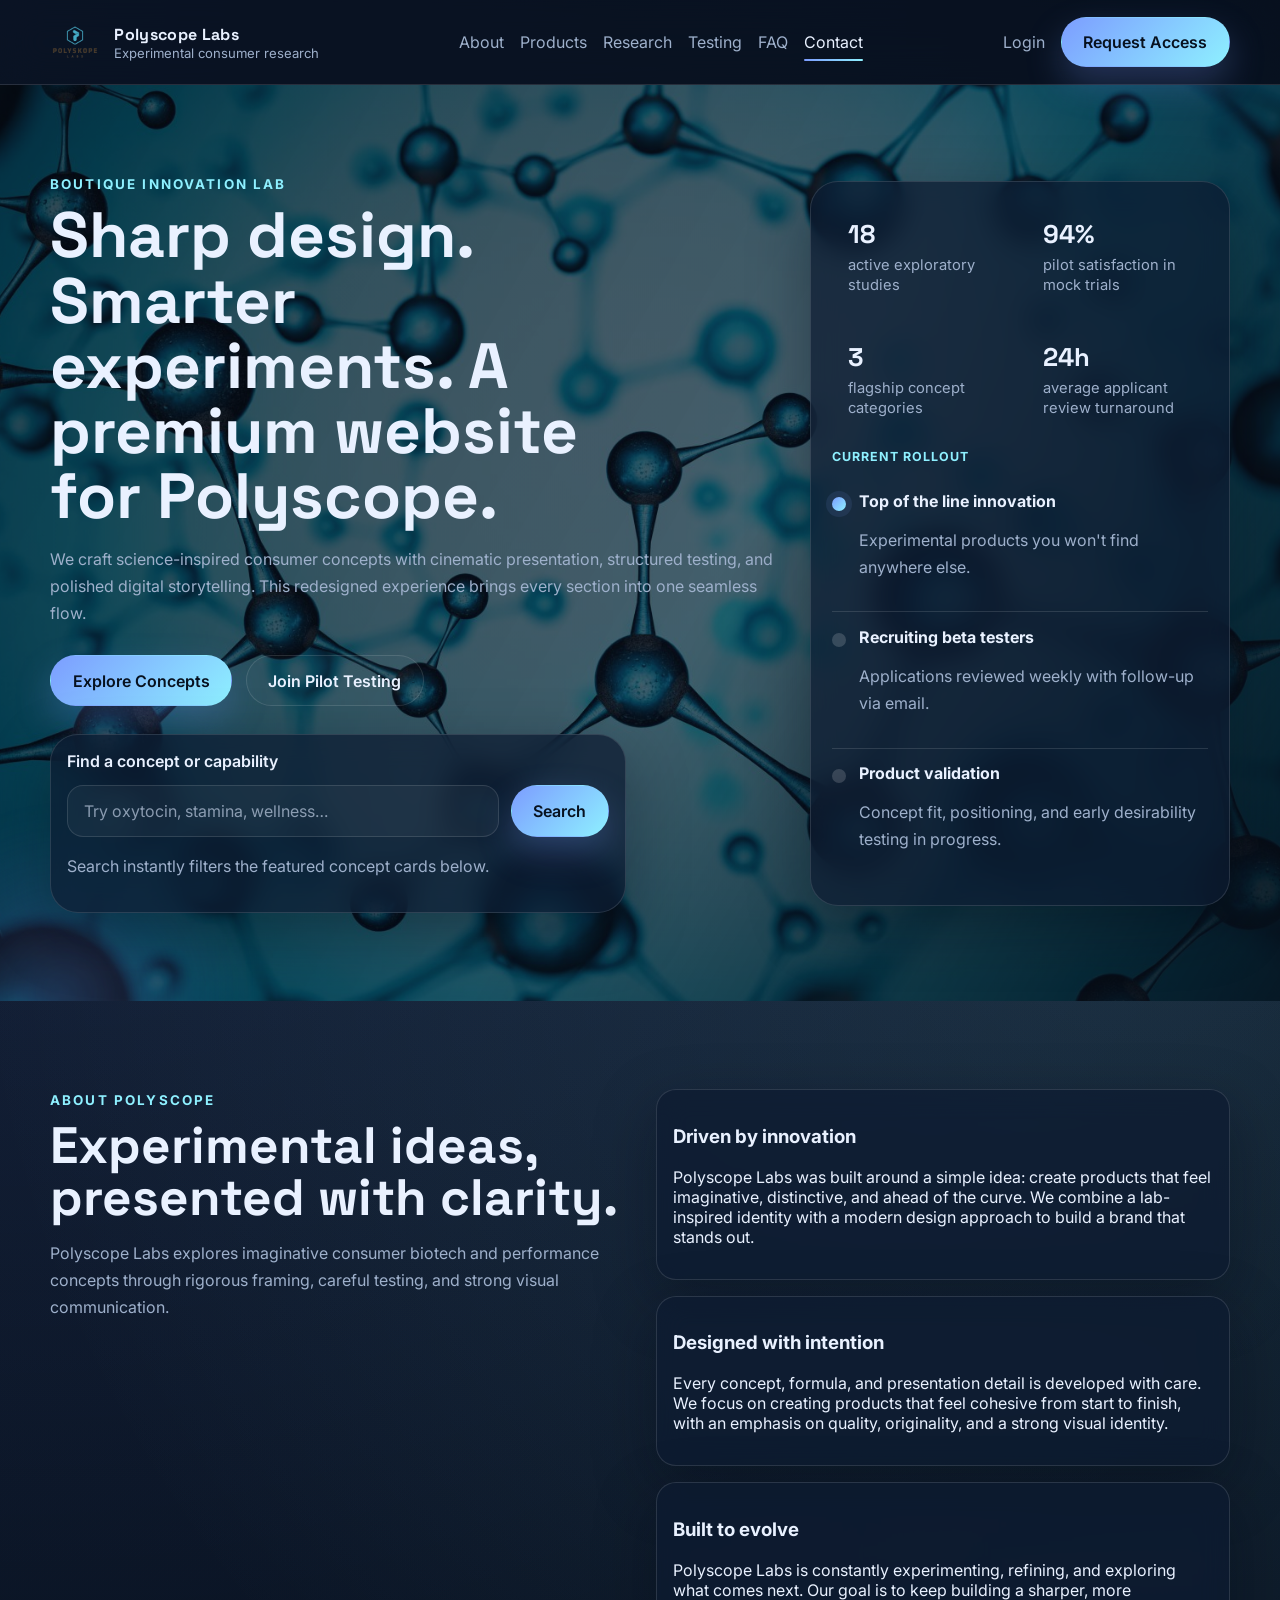
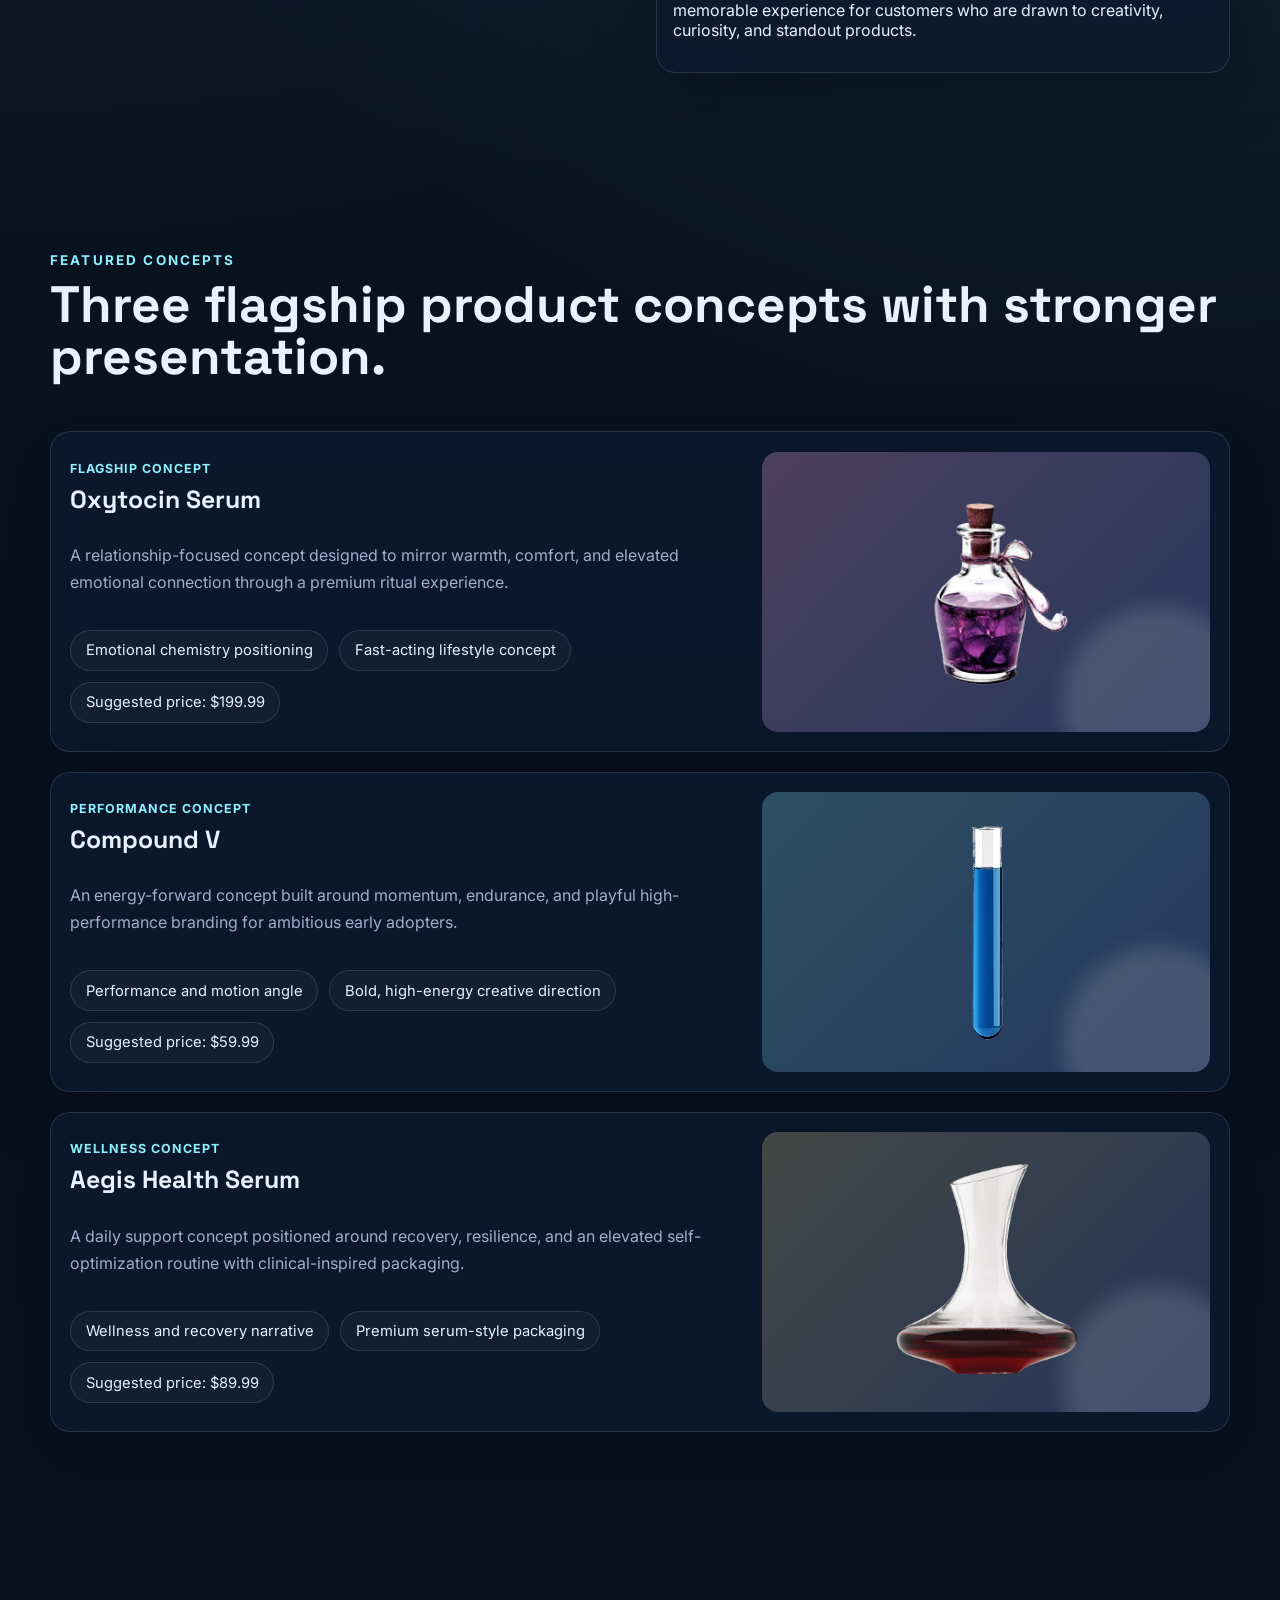
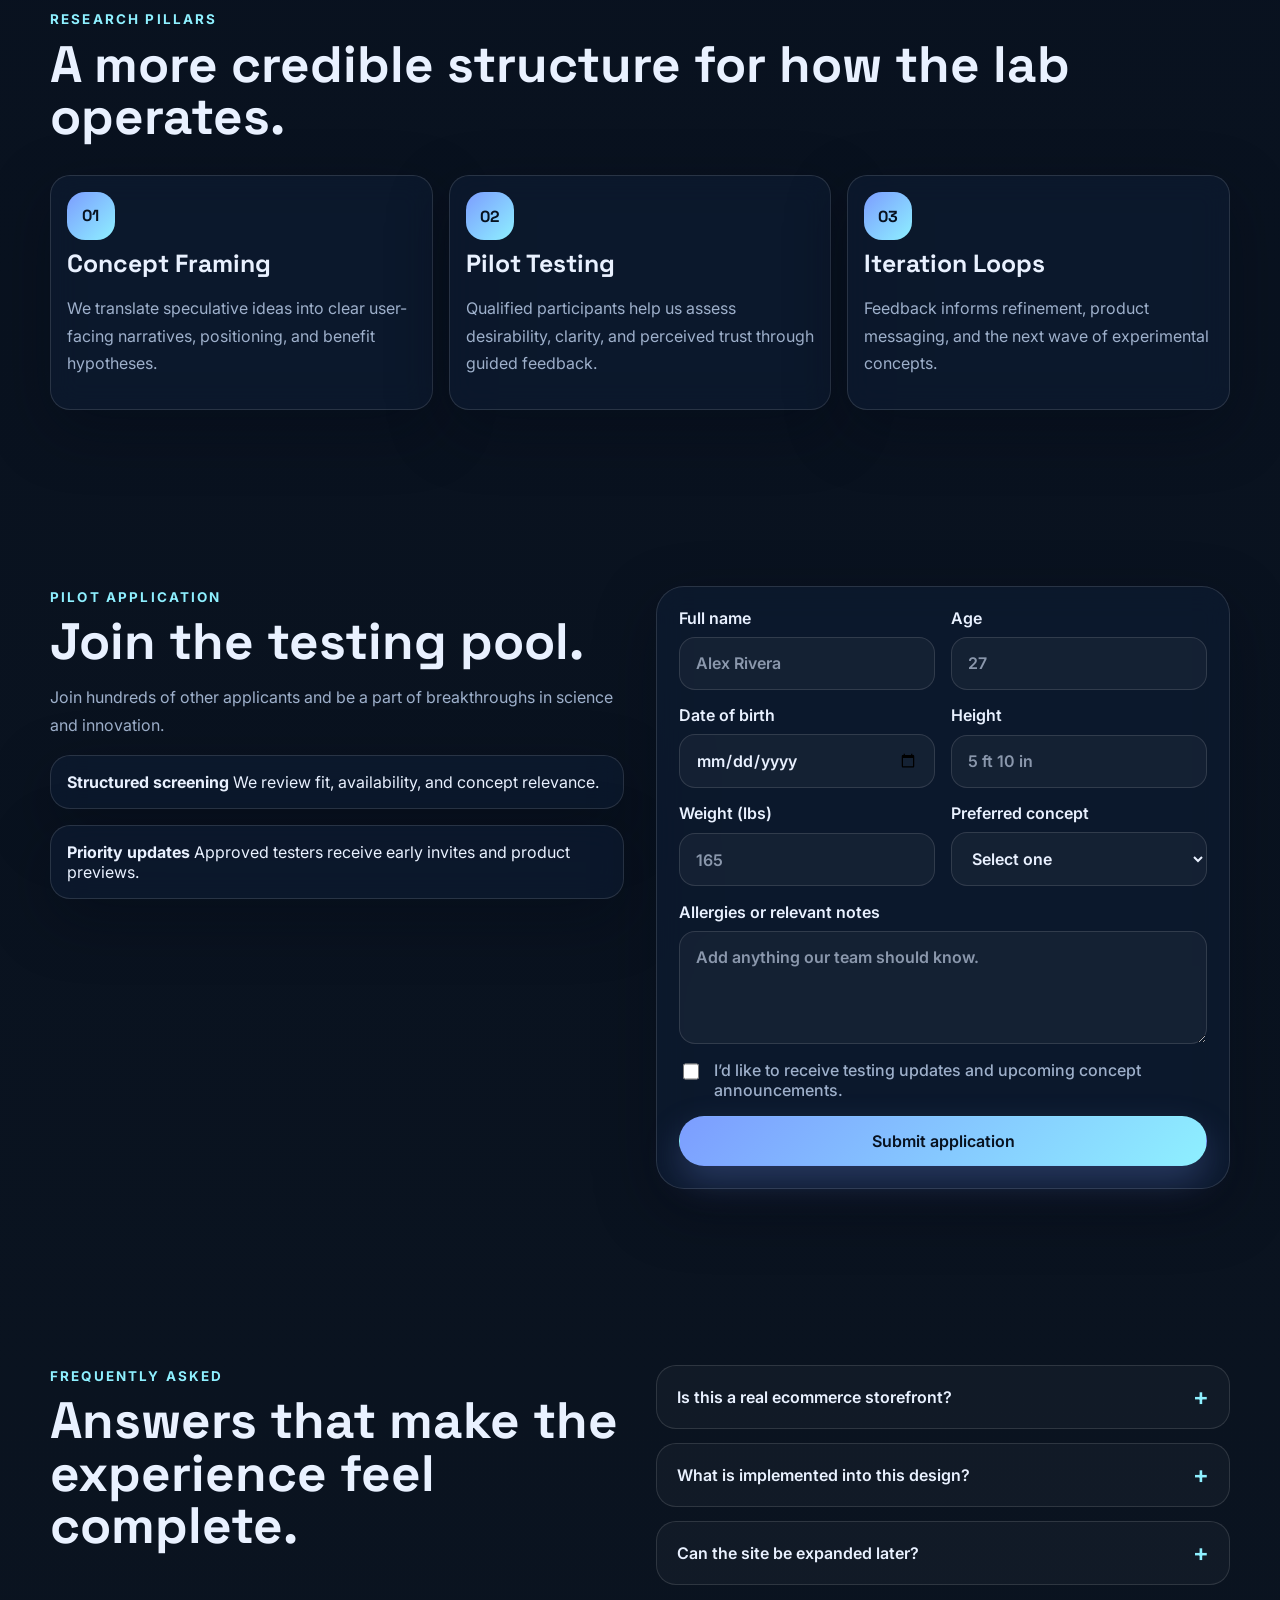
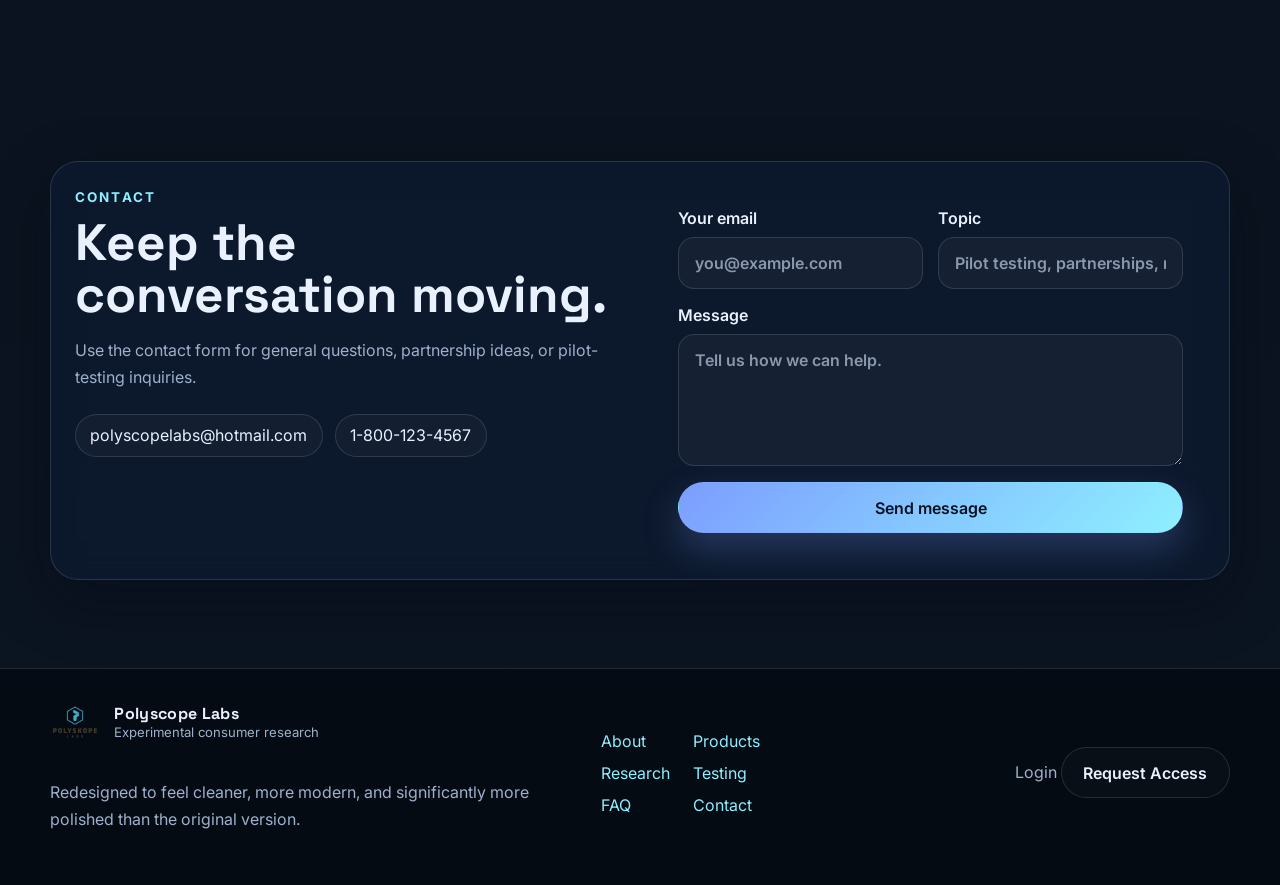
<file: index.html>
<!DOCTYPE html>
<html lang="en">

<head>
  <meta charset="UTF-8">
  <meta name="viewport" content="width=device-width, initial-scale=1.0">
  <meta name="description"
    content="Polyscope Labs builds bold experimental consumer biotech concepts with elegant product design, rigorous testing, and a premium digital experience.">
  <title>Polyscope Labs | Experimental Consumer Research</title>
  <link rel="preconnect" href="https://fonts.googleapis.com">
  <link rel="preconnect" href="https://fonts.gstatic.com" crossorigin>
  <link
    href="https://fonts.googleapis.com/css2?family=Inter:wght@400;500;600;700;800&family=Space+Grotesk:wght@500;700&display=swap"
    rel="stylesheet">
  <link rel="stylesheet" href="styles.css">
  <script src="scripts.js" defer></script>
</head>

<body class="page-home">
  <div class="site-shell">
    <header class="site-header" id="top">
      <div class="container nav-wrap">
        <a class="brand" href="index.html" aria-label="Polyscope Labs home">
          <img src="Polyscope logo.png" alt="Polyscope Labs logo">
          <div>
            <span class="brand-mark">Polyscope Labs</span>
            <span class="brand-subtitle">Experimental consumer research</span>
          </div>
        </a>

        <button class="nav-toggle" type="button" aria-expanded="false" aria-controls="site-nav">
          <span></span>
          <span></span>
          <span></span>
          <span class="sr-only">Toggle navigation</span>
        </button>

        <nav class="site-nav" id="site-nav" aria-label="Primary navigation">
          <a href="#about">About</a>
          <a href="#products">Products</a>
          <a href="#research">Research</a>
          <a href="#testing">Testing</a>
          <a href="#faq">FAQ</a>
          <a href="#contact">Contact</a>
        </nav>

        <div class="nav-actions">
          <a class="ghost-link" href="login.html">Login</a>
          <a class="button button-primary" href="register.html">Request Access</a>
        </div>
      </div>
    </header>

    <main>
      <section class="hero section-pad" id="hero">
        <div class="hero-media"></div>
        <div class="hero-grid container">
          <div class="hero-copy reveal">
            <span class="eyebrow">Boutique innovation lab</span>
            <h1>Sharp design. Smarter experiments. A premium website for Polyscope.</h1>
            <p class="hero-text">We craft science-inspired consumer concepts with cinematic presentation, structured
              testing, and polished digital storytelling. This redesigned experience brings every section into one
              seamless flow.</p>
            <div class="hero-actions">
              <a class="button button-primary" href="#products">Explore Concepts</a>
              <a class="button button-secondary" href="#testing">Join Pilot Testing</a>
            </div>
            <form class="hero-search glass-panel" id="product-search-form" novalidate>
              <label for="product-search" class="search-label">Find a concept or capability</label>
              <div class="search-row">
                <input type="search" id="product-search" placeholder="Try oxytocin, stamina, wellness…"
                  aria-label="Search products and capabilities">
                <button type="submit" class="button button-primary">Search</button>
              </div>
              <p class="search-help">Search instantly filters the featured concept cards below.</p>
            </form>
          </div>

          <aside class="hero-panel reveal reveal-delay-1 glass-panel">
            <div class="hero-stat-grid">
              <article>
                <strong>18</strong>
                <span>active exploratory studies</span>
              </article>
              <article>
                <strong>94%</strong>
                <span>pilot satisfaction in mock trials</span>
              </article>
              <article>
                <strong>3</strong>
                <span>flagship concept categories</span>
              </article>
              <article>
                <strong>24h</strong>
                <span>average applicant review turnaround</span>
              </article>
            </div>
            <div class="mini-timeline">
              <p class="timeline-title">Current rollout</p>
              <div class="timeline-item active">
                <span></span>
                <div>
                  <strong>Top of the line innovation</strong>
                  <p>Experimental products you won't find anywhere else.</p>
                </div>
              </div>
              <div class="timeline-item">
                <span></span>
                <div>
                  <strong>Recruiting beta testers</strong>
                  <p>Applications reviewed weekly with follow-up via email.</p>
                </div>
              </div>
              <div class="timeline-item">
                <span></span>
                <div>
                  <strong>Product validation</strong>
                  <p>Concept fit, positioning, and early desirability testing in progress.</p>
                </div>
              </div>
            </div>
          </aside>
        </div>
      </section>

      <section class="section-pad" id="about">
        <div class="container two-column">
          <div class="section-heading reveal">
            <span class="eyebrow">About Polyscope</span>
            <h2>Experimental ideas, presented with clarity.</h2>
            <p>Polyscope Labs explores imaginative consumer biotech and performance concepts through rigorous framing,
              careful testing, and strong visual communication.</p>
          </div>
          <div class="info-stack reveal reveal-delay-1">
            <article class="glass-card">
              <h3>Driven by innovation</h3>
              <p>Polyscope Labs was built around a simple idea: create products that feel imaginative, distinctive, and
                ahead of the curve. We combine a lab-inspired identity with a modern design approach to build a brand
                that stands out.</p>
            </article>

            <article class="glass-card">
              <h3>Designed with intention</h3>
              <p>Every concept, formula, and presentation detail is developed with care. We focus on creating products
                that feel cohesive from start to finish, with an emphasis on quality, originality, and a strong visual
                identity.</p>
            </article>

            <article class="glass-card">
              <h3>Built to evolve</h3>
              <p>Polyscope Labs is constantly experimenting, refining, and exploring what comes next. Our goal is to
                keep building a sharper, more memorable experience for customers who are drawn to creativity, curiosity,
                and standout products.</p>
            </article>
          </div>
        </div>
      </section>

      <section class="section-pad" id="products">
        <div class="container">
          <div class="section-heading section-heading-inline reveal">
            <div>
              <span class="eyebrow">Featured concepts</span>
              <h2>Three flagship product concepts with stronger presentation.</h2>
            </div>
          </div>

          <div class="product-grid">
            <article class="product-card reveal"
              data-search="oxytocin serum love bonding pheromone emotional chemistry">
              <div class="product-copy">
                <span class="product-tag">Flagship concept</span>
                <h3>Oxytocin Serum</h3>
                <p>A relationship-focused concept designed to mirror warmth, comfort, and elevated emotional connection
                  through a premium ritual experience.</p>
                <ul class="product-meta">
                  <li>Emotional chemistry positioning</li>
                  <li>Fast-acting lifestyle concept</li>
                  <li>Suggested price: $199.99</li>
                </ul>
              </div>
              <div class="product-visual accent-pink">
                <img src="love potion.png" alt="Illustration of the Oxytocin Serum product concept">
              </div>
            </article>

            <article class="product-card reveal reveal-delay-1"
              data-search="compound v speed enhancer stamina energy caffeine performance">
              <div class="product-copy">
                <span class="product-tag">Performance concept</span>
                <h3>Compound V</h3>
                <p>An energy-forward concept built around momentum, endurance, and playful high-performance branding for
                  ambitious early adopters.</p>
                <ul class="product-meta">
                  <li>Performance and motion angle</li>
                  <li>Bold, high-energy creative direction</li>
                  <li>Suggested price: $59.99</li>
                </ul>
              </div>
              <div class="product-visual accent-cyan">
                <img src="speed enhancer.png" alt="Illustration of the Compound V product concept">
              </div>
            </article>

            <article class="product-card reveal"
              data-search="health serum wellness recovery focus immunity daily support">
              <div class="product-copy">
                <span class="product-tag">Wellness concept</span>
                <h3>Aegis Health Serum</h3>
                <p>A daily support concept positioned around recovery, resilience, and an elevated self-optimization
                  routine with clinical-inspired packaging.</p>
                <ul class="product-meta">
                  <li>Wellness and recovery narrative</li>
                  <li>Premium serum-style packaging</li>
                  <li>Suggested price: $89.99</li>
                </ul>
              </div>
              <div class="product-visual accent-gold">
                <img src="health serum.png" alt="Illustration of the Aegis Health Serum product concept">
              </div>
            </article>
          </div>

          <div class="empty-state glass-panel hidden" id="search-empty-state">
            <h3>No concepts matched that search.</h3>
            <p>Try a broader term like <strong>love</strong>, <strong>energy</strong>, or <strong>wellness</strong>.</p>
          </div>
        </div>
      </section>

      <section class="section-pad" id="research">
        <div class="container">
          <div class="section-heading reveal">
            <span class="eyebrow">Research pillars</span>
            <h2>A more credible structure for how the lab operates.</h2>
          </div>

          <div class="pillar-grid">
            <article class="pillar-card reveal">
              <div class="icon-badge">01</div>
              <h3>Concept Framing</h3>
              <p>We translate speculative ideas into clear user-facing narratives, positioning, and benefit hypotheses.
              </p>
            </article>
            <article class="pillar-card reveal reveal-delay-1">
              <div class="icon-badge">02</div>
              <h3>Pilot Testing</h3>
              <p>Qualified participants help us assess desirability, clarity, and perceived trust through guided
                feedback.</p>
            </article>
            <article class="pillar-card reveal reveal-delay-2">
              <div class="icon-badge">03</div>
              <h3>Iteration Loops</h3>
              <p>Feedback informs refinement, product messaging, and the next wave of experimental concepts.
              </p>
            </article>
          </div>
        </div>
      </section>

      <section class="section-pad" id="testing">
        <div class="container testing-layout">
          <div class="section-heading reveal">
            <span class="eyebrow">Pilot application</span>
            <h2>Join the testing pool.</h2>
            <p>Join hundreds of other applicants and be a part of breakthroughs in science and innovation.</p>
            <div class="application-benefits">
              <div class="glass-card small-card">
                <strong>Structured screening</strong>
                <span>We review fit, availability, and concept relevance.</span>
              </div>
              <div class="glass-card small-card">
                <strong>Priority updates</strong>
                <span>Approved testers receive early invites and product previews.</span>
              </div>
            </div>
          </div>

          <form class="glass-panel testing-form reveal reveal-delay-1" id="testing-form" novalidate>
            <div class="form-grid">
              <label>
                Full name
                <input type="text" name="name" placeholder="Alex Rivera" required>
              </label>
              <label>
                Age
                <input type="number" name="age" min="18" max="99" placeholder="27" required>
              </label>
              <label>
                Date of birth
                <input type="date" name="dob" required>
              </label>
              <label>
                Height
                <input type="text" name="height" placeholder="5 ft 10 in" required>
              </label>
              <label>
                Weight (lbs)
                <input type="number" name="weight" min="1" placeholder="165" required>
              </label>
              <label>
                Preferred concept
                <select name="interest" required>
                  <option value="" selected disabled>Select one</option>
                  <option>Oxytocin Serum</option>
                  <option>Compound V</option>
                  <option>Aegis Health Serum</option>
                </select>
              </label>
            </div>

            <label>
              Allergies or relevant notes
              <textarea name="allergies" rows="4" placeholder="Add anything our team should know."></textarea>
            </label>

            <label class="checkbox-row">
              <input type="checkbox" name="updates">
              <span>I’d like to receive testing updates and upcoming concept announcements.</span>
            </label>

            <button type="submit" class="button button-primary button-full">Submit application</button>
          </form>
        </div>
      </section>

      <section class="section-pad" id="faq">
        <div class="container faq-layout">
          <div class="section-heading reveal">
            <span class="eyebrow">Frequently asked</span>
            <h2>Answers that make the experience feel complete.</h2>
          </div>
          <div class="faq-list reveal reveal-delay-1">
            <article class="faq-item">
              <button class="faq-trigger" type="button" aria-expanded="false">
                <span>Is this a real ecommerce storefront?</span>
                <span class="faq-symbol">+</span>
              </button>
              <div class="faq-content">
                <p>No. This is a polished concept website built around experimental product storytelling and mock pilot
                  testing flows.</p>
              </div>
            </article>
            <article class="faq-item">
              <button class="faq-trigger" type="button" aria-expanded="false">
                <span>What is implemented into this design?</span>
                <span class="faq-symbol">+</span>
              </button>
              <div class="faq-content">
                <p>responsive navigation, consistent visual language, animated reveals, product
                  search, upgraded forms, FAQ interactions, and much stronger overall layout balance.</p>
              </div>
            </article>
            <article class="faq-item">
              <button class="faq-trigger" type="button" aria-expanded="false">
                <span>Can the site be expanded later?</span>
                <span class="faq-symbol">+</span>
              </button>
              <div class="faq-content">
                <p>Yes. The structure is clean, so adding real backend auth, checkout flows, CMS content, or
                  extra pages will be a breeze.</p>
              </div>
            </article>
          </div>
        </div>
      </section>

      <section class="section-pad" id="contact">
        <div class="container contact-card glass-panel reveal">
          <div>
            <span class="eyebrow">Contact</span>
            <h2>Keep the conversation moving.</h2>
            <p>Use the contact form for general questions, partnership ideas, or pilot-testing inquiries.</p>
            <div class="contact-details">
              <a href="mailto:polyscopelabs@hotmail.com">polyscopelabs@hotmail.com</a>
              <a href="tel:18001234567">1-800-123-4567</a>
            </div>
          </div>

          <form class="contact-form" id="contact-form" novalidate>
            <div class="form-grid compact-grid">
              <label>
                Your email
                <input type="email" name="email" placeholder="you@example.com" required>
              </label>
              <label>
                Topic
                <input type="text" name="topic" placeholder="Pilot testing, partnerships, media…" required>
              </label>
            </div>
            <label>
              Message
              <textarea name="message" rows="5" placeholder="Tell us how we can help." required></textarea>
            </label>
            <button type="submit" class="button button-primary">Send message</button>
          </form>
        </div>
      </section>
    </main>

    <footer class="site-footer">
      <div class="container footer-grid">
        <div>
          <a class="brand footer-brand" href="#top">
            <img src="Polyscope logo.png" alt="Polyscope Labs logo">
            <div>
              <span class="brand-mark">Polyscope Labs</span>
              <span class="brand-subtitle">Experimental consumer research</span>
            </div>
          </a>
          <p>Redesigned to feel cleaner, more modern, and significantly more polished than the original version.</p>
        </div>
        <nav class="footer-links" aria-label="Footer navigation">
          <a href="#about">About</a>
          <a href="#products">Products</a>
          <a href="#research">Research</a>
          <a href="#testing">Testing</a>
          <a href="#faq">FAQ</a>
          <a href="#contact">Contact</a>
        </nav>
        <div class="footer-actions">
          <a class="ghost-link" href="login.html">Login</a>
          <a class="button button-secondary" href="register.html">Request Access</a>
        </div>
      </div>
    </footer>
  </div>

  <div class="toast" id="toast" role="status" aria-live="polite"></div>
</body>

</html>
</file>
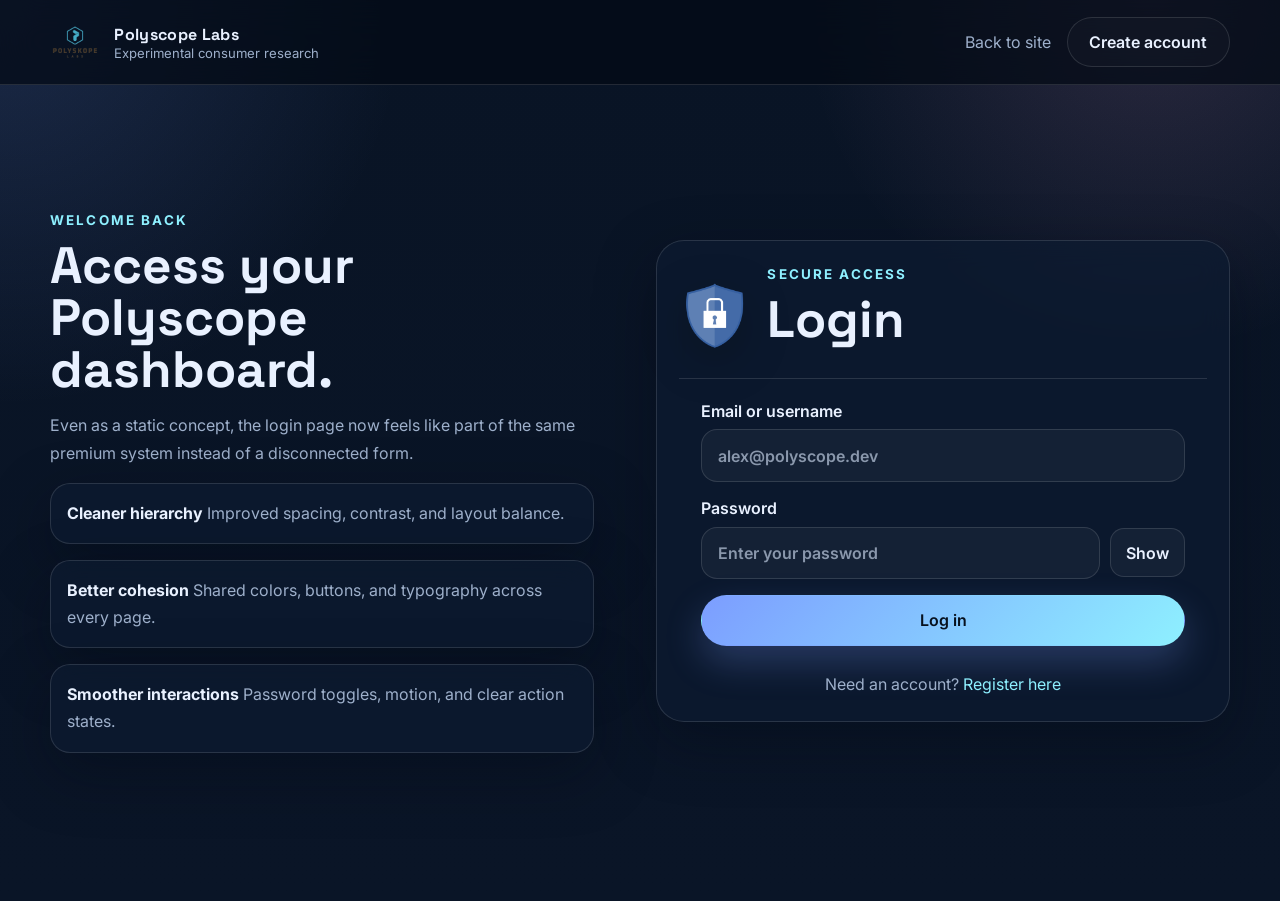
<file: login.html>
<!DOCTYPE html>
<html lang="en">
<head>
  <meta charset="UTF-8">
  <meta name="viewport" content="width=device-width, initial-scale=1.0">
  <title>Login | Polyscope Labs</title>
  <link rel="preconnect" href="https://fonts.googleapis.com">
  <link rel="preconnect" href="https://fonts.gstatic.com" crossorigin>
  <link href="https://fonts.googleapis.com/css2?family=Inter:wght@400;500;600;700;800&family=Space+Grotesk:wght@500;700&display=swap" rel="stylesheet">
  <link rel="stylesheet" href="styles.css">
  <link rel="stylesheet" href="auth.css">
  <script src="scripts.js" defer></script>
</head>
<body class="auth-body">
  <header class="site-header auth-header">
    <div class="container nav-wrap">
      <a class="brand" href="index.html">
        <img src="Polyscope logo.png" alt="Polyscope Labs logo">
        <div>
          <span class="brand-mark">Polyscope Labs</span>
          <span class="brand-subtitle">Experimental consumer research</span>
        </div>
      </a>
      <div class="nav-actions">
        <a class="ghost-link" href="index.html">Back to site</a>
        <a class="button button-secondary" href="register.html">Create account</a>
      </div>
    </div>
  </header>

  <main class="auth-main">
    <section class="auth-layout container">
      <div class="auth-copy reveal">
        <span class="eyebrow">Welcome back</span>
        <h1>Access your Polyscope dashboard.</h1>
        <p>Even as a static concept, the login page now feels like part of the same premium system instead of a disconnected form.</p>
        <div class="auth-highlights">
          <article class="glass-card">
            <strong>Cleaner hierarchy</strong>
            <span>Improved spacing, contrast, and layout balance.</span>
          </article>
          <article class="glass-card">
            <strong>Better cohesion</strong>
            <span>Shared colors, buttons, and typography across every page.</span>
          </article>
          <article class="glass-card">
            <strong>Smoother interactions</strong>
            <span>Password toggles, motion, and clear action states.</span>
          </article>
        </div>
      </div>

      <div class="auth-card glass-panel reveal reveal-delay-1">
        <div class="auth-card-top">
          <img src="Lock.png" alt="Security icon" class="auth-illustration">
          <div>
            <span class="eyebrow">Secure access</span>
            <h2>Login</h2>
          </div>
        </div>

        <form class="auth-form" id="login-form" novalidate>
          <label>
            Email or username
            <input type="text" name="username" placeholder="alex@polyscope.dev" required>
          </label>
          <label class="password-field">
            Password
            <div class="password-wrap">
              <input type="password" name="password" placeholder="Enter your password" required>
              <button type="button" class="password-toggle" aria-label="Show password">Show</button>
            </div>
          </label>
          <button type="submit" class="button button-primary button-full">Log in</button>
        </form>

        <p class="auth-switch">Need an account? <a href="register.html">Register here</a></p>
      </div>
    </section>
  </main>

  <div class="toast" id="toast" role="status" aria-live="polite"></div>
</body>
</html>
</file>
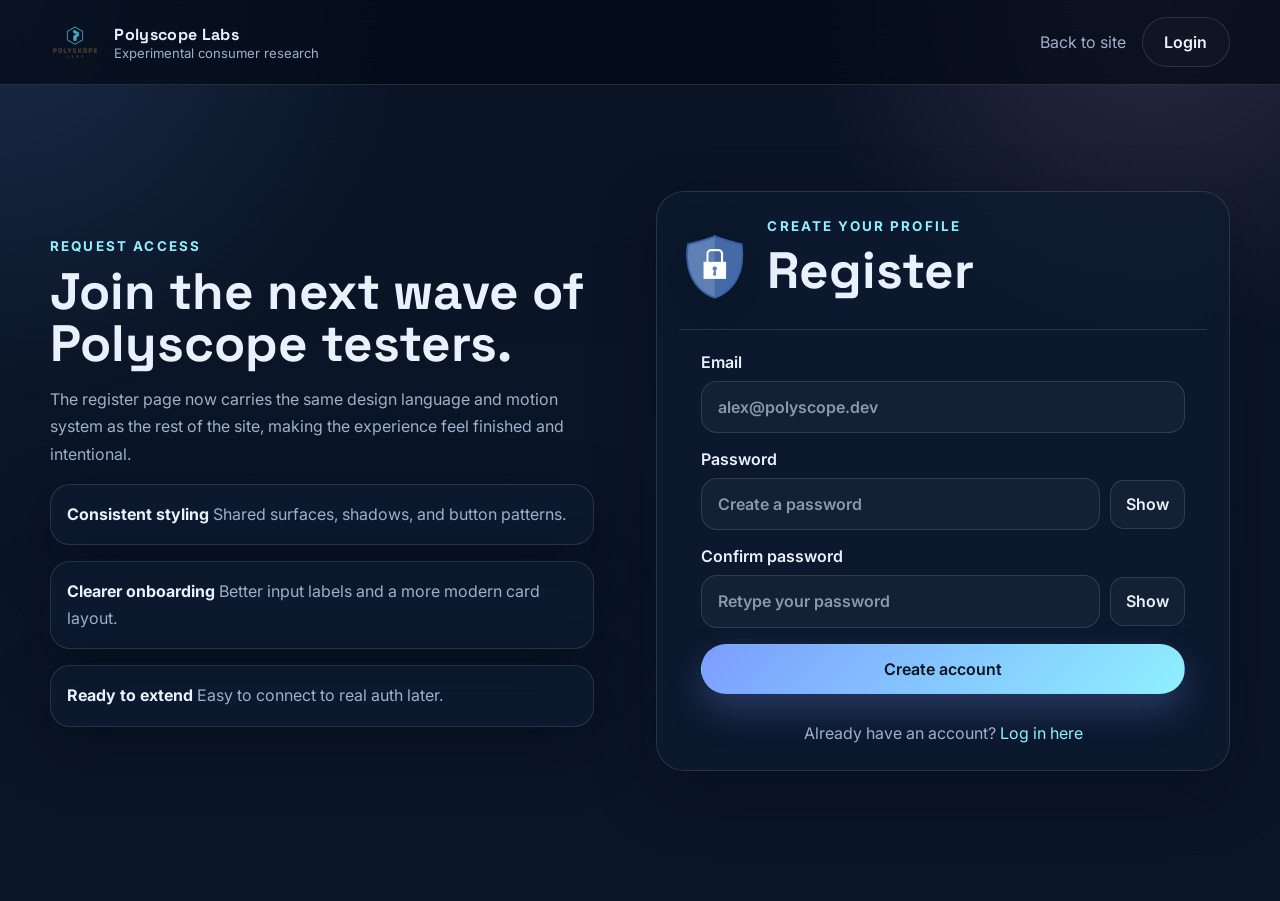
<file: register.html>
<!DOCTYPE html>
<html lang="en">
<head>
  <meta charset="UTF-8">
  <meta name="viewport" content="width=device-width, initial-scale=1.0">
  <title>Register | Polyscope Labs</title>
  <link rel="preconnect" href="https://fonts.googleapis.com">
  <link rel="preconnect" href="https://fonts.gstatic.com" crossorigin>
  <link href="https://fonts.googleapis.com/css2?family=Inter:wght@400;500;600;700;800&family=Space+Grotesk:wght@500;700&display=swap" rel="stylesheet">
  <link rel="stylesheet" href="styles.css">
  <link rel="stylesheet" href="auth.css">
  <script src="scripts.js" defer></script>
</head>
<body class="auth-body">
  <header class="site-header auth-header">
    <div class="container nav-wrap">
      <a class="brand" href="index.html">
        <img src="Polyscope logo.png" alt="Polyscope Labs logo">
        <div>
          <span class="brand-mark">Polyscope Labs</span>
          <span class="brand-subtitle">Experimental consumer research</span>
        </div>
      </a>
      <div class="nav-actions">
        <a class="ghost-link" href="index.html">Back to site</a>
        <a class="button button-secondary" href="login.html">Login</a>
      </div>
    </div>
  </header>

  <main class="auth-main">
    <section class="auth-layout container">
      <div class="auth-copy reveal">
        <span class="eyebrow">Request access</span>
        <h1>Join the next wave of Polyscope testers.</h1>
        <p>The register page now carries the same design language and motion system as the rest of the site, making the experience feel finished and intentional.</p>
        <div class="auth-highlights">
          <article class="glass-card">
            <strong>Consistent styling</strong>
            <span>Shared surfaces, shadows, and button patterns.</span>
          </article>
          <article class="glass-card">
            <strong>Clearer onboarding</strong>
            <span>Better input labels and a more modern card layout.</span>
          </article>
          <article class="glass-card">
            <strong>Ready to extend</strong>
            <span>Easy to connect to real auth later.</span>
          </article>
        </div>
      </div>

      <div class="auth-card glass-panel reveal reveal-delay-1">
        <div class="auth-card-top">
          <img src="Lock.png" alt="Security icon" class="auth-illustration">
          <div>
            <span class="eyebrow">Create your profile</span>
            <h2>Register</h2>
          </div>
        </div>

        <form class="auth-form" id="register-form" novalidate>
          <label>
            Email
            <input type="email" name="email" placeholder="alex@polyscope.dev" required>
          </label>
          <label class="password-field">
            Password
            <div class="password-wrap">
              <input type="password" name="password" placeholder="Create a password" required>
              <button type="button" class="password-toggle" aria-label="Show password">Show</button>
            </div>
          </label>
          <label class="password-field">
            Confirm password
            <div class="password-wrap">
              <input type="password" name="confirmPassword" placeholder="Retype your password" required>
              <button type="button" class="password-toggle" aria-label="Show password">Show</button>
            </div>
          </label>
          <button type="submit" class="button button-primary button-full">Create account</button>
        </form>

        <p class="auth-switch">Already have an account? <a href="login.html">Log in here</a></p>
      </div>
    </section>
  </main>

  <div class="toast" id="toast" role="status" aria-live="polite"></div>
</body>
</html>
</file>
<file: styles.css>
:root {
  --bg: #07111f;
  --bg-soft: #0b1628;
  --panel: rgba(13, 27, 49, 0.72);
  --panel-strong: rgba(12, 28, 50, 0.9);
  --surface: #f5f8ff;
  --surface-soft: rgba(255, 255, 255, 0.06);
  --text: #e9f1ff;
  --text-muted: #9eb0cb;
  --text-dark: #0d182b;
  --line: rgba(255, 255, 255, 0.12);
  --line-dark: rgba(8, 19, 35, 0.08);
  --accent: #7c9dff;
  --accent-strong: #8ef0ff;
  --accent-pink: #f6a9dc;
  --accent-gold: #f0d58c;
  --shadow: 0 20px 60px rgba(2, 9, 20, 0.35);
  --shadow-soft: 0 12px 40px rgba(2, 9, 20, 0.18);
  --radius-lg: 28px;
  --radius-md: 20px;
  --radius-sm: 14px;
  --container: min(1180px, calc(100vw - 2rem));
  --header-height: 84px;
  --transition: 240ms ease;
}

* {
  box-sizing: border-box;
}

html {
  scroll-behavior: smooth;
}

body {
  margin: 0;
  font-family: "Inter", system-ui, sans-serif;
  background:
    radial-gradient(circle at top left, rgba(124, 157, 255, 0.18), transparent 32%),
    radial-gradient(circle at 90% 15%, rgba(142, 240, 255, 0.12), transparent 24%),
    linear-gradient(180deg, #091425 0%, #08111f 42%, #0b1420 100%);
  color: var(--text);
  min-height: 100vh;
  overflow-x: hidden;
  opacity: 0;
  transition: opacity 420ms ease;
}

body.is-loaded {
  opacity: 1;
}

a {
  color: inherit;
  text-decoration: none;
}

img {
  max-width: 100%;
  display: block;
}

button,
input,
select,
textarea {
  font: inherit;
}

button {
  cursor: pointer;
}

.container {
  width: var(--container);
  margin: 0 auto;
}

.section-pad {
  padding: 5.5rem 0;
}

.compact-top {
  padding-top: 1rem;
}

.site-shell {
  position: relative;
}

.site-header {
  position: sticky;
  top: 0;
  z-index: 40;
  backdrop-filter: blur(20px);
  background: rgba(4, 11, 22, 0.72);
  border-bottom: 1px solid var(--line);
}

.nav-wrap {
  min-height: var(--header-height);
  display: flex;
  align-items: center;
  justify-content: space-between;
  gap: 1rem;
}

.brand {
  display: inline-flex;
  align-items: center;
  gap: 0.9rem;
}

.brand img {
  width: 50px;
  height: 50px;
  object-fit: contain;
}

.brand-mark,
.brand-subtitle {
  display: block;
}

.brand-mark {
  font-family: "Space Grotesk", sans-serif;
  font-size: 1rem;
  font-weight: 700;
  letter-spacing: 0.02em;
}

.brand-subtitle {
  font-size: 0.82rem;
  color: var(--text-muted);
}

.site-nav,
.nav-actions {
  display: flex;
  align-items: center;
  gap: 1rem;
}

.site-nav a,
.ghost-link {
  color: var(--text-muted);
  transition: color var(--transition), opacity var(--transition), transform var(--transition);
}

.site-nav a:hover,
.site-nav a.is-active,
.ghost-link:hover {
  color: var(--text);
}

.site-nav a {
  position: relative;
  padding: 0.35rem 0;
}

.site-nav a::after {
  content: "";
  position: absolute;
  left: 0;
  bottom: -0.2rem;
  width: 100%;
  height: 2px;
  border-radius: 99px;
  background: linear-gradient(90deg, var(--accent), var(--accent-strong));
  transform: scaleX(0);
  transform-origin: left;
  transition: transform var(--transition);
}

.site-nav a:hover::after,
.site-nav a.is-active::after {
  transform: scaleX(1);
}

.button {
  display: inline-flex;
  align-items: center;
  justify-content: center;
  border-radius: 999px;
  padding: 0.9rem 1.35rem;
  border: 1px solid transparent;
  transition: transform var(--transition), border-color var(--transition), background var(--transition), box-shadow var(--transition);
  font-weight: 600;
}

.button:hover {
  transform: translateY(-2px);
}

.button-primary {
  background: linear-gradient(135deg, var(--accent), var(--accent-strong));
  color: #07111f;
  box-shadow: 0 16px 36px rgba(124, 157, 255, 0.25);
}

.button-secondary {
  background: rgba(255, 255, 255, 0.02);
  border-color: var(--line);
  color: var(--text);
}

.button-full {
  width: 100%;
}

.hero {
  position: relative;
  min-height: calc(100vh - var(--header-height));
  display: flex;
  align-items: center;
  overflow: clip;
}

.hero-media {
  position: absolute;
  inset: 0;
  background:
    linear-gradient(120deg, rgba(5, 11, 21, 0.72) 0%, rgba(8, 17, 31, 0.64) 55%, rgba(7, 14, 24, 0.92) 100%),
    url("MainBack.jpg") center / cover no-repeat;
  transform: scale(1.04);
}

.hero::after {
  content: "";
  position: absolute;
  inset: auto auto -20% -10%;
  width: 24rem;
  aspect-ratio: 1;
  border-radius: 50%;
  background: radial-gradient(circle, rgba(124, 157, 255, 0.22), transparent 66%);
  filter: blur(14px);
}

.hero-grid {
  position: relative;
  z-index: 1;
  display: grid;
  grid-template-columns: minmax(0, 1.2fr) minmax(320px, 420px);
  gap: 2rem;
  align-items: center;
}

.eyebrow {
  display: inline-flex;
  align-items: center;
  gap: 0.55rem;
  font-size: 0.84rem;
  text-transform: uppercase;
  letter-spacing: 0.16em;
  color: var(--accent-strong);
  font-weight: 700;
}

.hero h1,
.section-heading h2,
.contact-card h2,
.auth-copy h1,
.auth-card h2 {
  margin: 0.65rem 0 1rem;
  font-family: "Space Grotesk", sans-serif;
  line-height: 1.02;
}

.hero h1 {
  font-size: clamp(2.8rem, 5vw, 5.3rem);
  max-width: 13ch;
}

.hero-text,
.section-heading p,
.product-copy p,
.pillar-card p,
.faq-content p,
.contact-card p,
.auth-copy p,
.auth-highlights span,
.auth-switch,
.search-help,
.timeline-item p,
.site-footer p {
  color: var(--text-muted);
  line-height: 1.7;
}

.hero-actions {
  display: flex;
  flex-wrap: wrap;
  gap: 0.85rem;
  margin: 1.75rem 0;
}

.glass-panel,
.glass-card,
.product-card,
.pillar-card,
.contact-card,
.feature-strip,
.auth-card {
  background: var(--panel);
  border: 1px solid var(--line);
  box-shadow: var(--shadow);
  backdrop-filter: blur(14px);
}

.glass-panel,
.contact-card,
.auth-card,
.feature-strip {
  border-radius: var(--radius-lg);
}

.glass-card,
.product-card,
.pillar-card {
  border-radius: var(--radius-md);
}

.hero-search {
  padding: 1rem;
  max-width: 36rem;
}

.search-label {
  display: block;
  font-weight: 600;
  margin-bottom: 0.85rem;
}

.search-row {
  display: flex;
  gap: 0.75rem;
}

.search-row input {
  flex: 1;
}

.hero-panel {
  padding: 1.3rem;
}

.hero-stat-grid {
  display: grid;
  grid-template-columns: repeat(2, minmax(0, 1fr));
  gap: 0.9rem;
  margin-bottom: 1rem;
}

.hero-stat-grid article,
.small-card,
.pillar-card,
.glass-card {
  padding: 1rem;
}

.hero-stat-grid strong {
  display: block;
  font-size: 1.6rem;
  font-family: "Space Grotesk", sans-serif;
  margin-bottom: 0.25rem;
}

.hero-stat-grid span {
  color: var(--text-muted);
  font-size: 0.92rem;
}

.timeline-title,
.product-tag {
  font-size: 0.78rem;
  font-weight: 700;
  letter-spacing: 0.08em;
  text-transform: uppercase;
  color: var(--accent-strong);
}

.timeline-item {
  display: flex;
  gap: 0.85rem;
  padding: 0.9rem 0;
}

.timeline-item + .timeline-item {
  border-top: 1px solid var(--line);
}

.timeline-item span {
  width: 14px;
  height: 14px;
  margin-top: 0.4rem;
  border-radius: 999px;
  background: rgba(255, 255, 255, 0.16);
  flex-shrink: 0;
}

.timeline-item.active span {
  background: linear-gradient(135deg, var(--accent), var(--accent-strong));
  box-shadow: 0 0 0 6px rgba(124, 157, 255, 0.1);
}

.timeline-item strong {
  display: block;
  margin-bottom: 0.2rem;
}

.feature-strip {
  padding: 1.35rem 1.5rem;
  display: grid;
  grid-template-columns: minmax(0, 1fr) minmax(0, 1fr);
  gap: 1rem;
  align-items: center;
}

.feature-strip h2 {
  margin: 0.55rem 0 0;
  font-size: clamp(1.65rem, 2.6vw, 2.5rem);
}

.feature-pills {
  display: flex;
  flex-wrap: wrap;
  gap: 0.7rem;
  justify-content: flex-end;
}

.feature-pills span,
.product-meta li,
.contact-details a {
  border: 1px solid var(--line);
  background: rgba(255, 255, 255, 0.03);
  border-radius: 999px;
  padding: 0.65rem 0.9rem;
}

.two-column,
.testing-layout,
.faq-layout,
.contact-card,
.auth-layout {
  display: grid;
  grid-template-columns: repeat(2, minmax(0, 1fr));
  gap: 2rem;
}

.section-heading h2,
.contact-card h2,
.auth-copy h1,
.auth-card h2 {
  font-size: clamp(2rem, 4vw, 3.3rem);
}

.info-stack,
.application-benefits,
.auth-highlights {
  display: grid;
  gap: 1rem;
}

.section-heading-inline {
  display: flex;
  align-items: end;
  justify-content: space-between;
  gap: 2rem;
}

.product-grid {
  margin-top: 2rem;
  display: grid;
  gap: 1.25rem;
}

.product-card {
  display: grid;
  grid-template-columns: minmax(0, 1.2fr) minmax(220px, 0.8fr);
  gap: 1.25rem;
  padding: 1.2rem;
  transition: transform var(--transition), border-color var(--transition), box-shadow var(--transition), opacity var(--transition);
}

.product-card:hover,
.pillar-card:hover,
.glass-card:hover,
.small-card:hover {
  transform: translateY(-6px);
  border-color: rgba(142, 240, 255, 0.32);
}

.product-copy {
  display: flex;
  flex-direction: column;
  justify-content: center;
}

.product-copy h3,
.pillar-card h3 {
  margin: 0.5rem 0 0.7rem;
  font-family: "Space Grotesk", sans-serif;
  font-size: 1.55rem;
}

.product-meta {
  list-style: none;
  padding: 0;
  margin: 1.1rem 0 0;
  display: flex;
  flex-wrap: wrap;
  gap: 0.7rem;
}

.product-meta li {
  color: var(--text);
  font-size: 0.92rem;
}

.product-visual {
  min-height: 280px;
  border-radius: calc(var(--radius-md) - 4px);
  display: flex;
  align-items: center;
  justify-content: center;
  padding: 1rem;
  position: relative;
  overflow: hidden;
}

.product-visual::before {
  content: "";
  position: absolute;
  inset: auto -10% -24% auto;
  width: 12rem;
  aspect-ratio: 1;
  border-radius: 50%;
  background: rgba(255, 255, 255, 0.14);
  filter: blur(10px);
}

.product-visual img {
  max-height: 230px;
  width: auto;
  position: relative;
  z-index: 1;
  transition: transform 320ms ease;
}

.product-card:hover .product-visual img {
  transform: translateY(-6px) scale(1.02);
}

.accent-pink {
  background: linear-gradient(135deg, rgba(246, 169, 220, 0.28), rgba(124, 157, 255, 0.24));
}

.accent-cyan {
  background: linear-gradient(135deg, rgba(142, 240, 255, 0.26), rgba(124, 157, 255, 0.24));
}

.accent-gold {
  background: linear-gradient(135deg, rgba(240, 213, 140, 0.25), rgba(124, 157, 255, 0.22));
}

.empty-state {
  margin-top: 1.25rem;
  padding: 1.1rem 1.2rem;
}

.hidden {
  display: none !important;
}

.pillar-grid {
  margin-top: 2rem;
  display: grid;
  grid-template-columns: repeat(3, minmax(0, 1fr));
  gap: 1rem;
}

.icon-badge {
  width: 3rem;
  height: 3rem;
  border-radius: 18px;
  display: grid;
  place-items: center;
  background: linear-gradient(135deg, var(--accent), var(--accent-strong));
  color: var(--bg);
  font-family: "Space Grotesk", sans-serif;
  font-weight: 700;
}

.testing-form,
.contact-form,
.auth-form {
  padding: 1.35rem;
  display: grid;
  gap: 1rem;
}

.form-grid,
.compact-grid {
  display: grid;
  grid-template-columns: repeat(2, minmax(0, 1fr));
  gap: 0.95rem;
}

label {
  display: grid;
  gap: 0.55rem;
  font-weight: 600;
}

input,
select,
textarea {
  width: 100%;
  border-radius: 16px;
  border: 1px solid var(--line);
  background: rgba(255, 255, 255, 0.04);
  color: var(--text);
  padding: 0.95rem 1rem;
  outline: none;
  transition: border-color var(--transition), background var(--transition), box-shadow var(--transition);
}

input::placeholder,
textarea::placeholder {
  color: rgba(201, 214, 236, 0.66);
}

input:focus,
select:focus,
textarea:focus {
  border-color: rgba(142, 240, 255, 0.52);
  box-shadow: 0 0 0 5px rgba(124, 157, 255, 0.12);
}

option {
  color: var(--text-dark);
}

.checkbox-row {
  grid-template-columns: auto 1fr;
  align-items: start;
  gap: 0.75rem;
  font-weight: 500;
  color: var(--text-muted);
}

.checkbox-row input {
  width: 1.05rem;
  height: 1.05rem;
  margin-top: 0.2rem;
}

.faq-list {
  display: grid;
  gap: 0.85rem;
}

.faq-item {
  border: 1px solid var(--line);
  border-radius: var(--radius-md);
  background: rgba(255, 255, 255, 0.03);
  overflow: hidden;
}

.faq-trigger {
  width: 100%;
  background: transparent;
  border: 0;
  color: var(--text);
  display: flex;
  align-items: center;
  justify-content: space-between;
  gap: 1rem;
  text-align: left;
  padding: 1.2rem 1.25rem;
  font-weight: 600;
}

.faq-symbol {
  font-size: 1.5rem;
  line-height: 1;
  color: var(--accent-strong);
}

.faq-content {
  max-height: 0;
  overflow: hidden;
  transition: max-height 260ms ease;
}

.faq-content p {
  margin: 0;
  padding: 0 1.25rem 1.2rem;
}

.faq-item.is-open .faq-symbol {
  transform: rotate(45deg);
}

.contact-card {
  padding: 1.5rem;
  align-items: start;
}

.contact-details {
  display: flex;
  gap: 0.75rem;
  flex-wrap: wrap;
  margin-top: 1.4rem;
}

.site-footer {
  padding: 1.75rem 0 2.25rem;
  border-top: 1px solid var(--line);
  background: rgba(4, 10, 18, 0.92);
}

.footer-grid {
  display: grid;
  grid-template-columns: 1.15fr 0.85fr auto;
  gap: 1.5rem;
  align-items: center;
}

.footer-brand {
  margin-bottom: 1rem;
}

.footer-links {
  display: grid;
  grid-template-columns: repeat(2, minmax(0, max-content));
  gap: 0.75rem 1.4rem;
}

.footer-links a,
.auth-switch a {
  color: var(--accent-strong);
}

.nav-toggle {
  display: none;
  width: 46px;
  height: 46px;
  border-radius: 14px;
  border: 1px solid var(--line);
  background: rgba(255, 255, 255, 0.04);
  flex-direction: column;
  justify-content: center;
  gap: 0.3rem;
  padding: 0 0.7rem;
}

.nav-toggle span:not(.sr-only) {
  display: block;
  height: 2px;
  border-radius: 999px;
  background: var(--text);
}

.sr-only {
  position: absolute;
  width: 1px;
  height: 1px;
  padding: 0;
  margin: -1px;
  overflow: hidden;
  clip: rect(0, 0, 0, 0);
  white-space: nowrap;
  border: 0;
}

.reveal {
  opacity: 0;
  transform: translateY(24px);
  transition: opacity 600ms ease, transform 600ms ease;
}

.reveal.is-visible {
  opacity: 1;
  transform: translateY(0);
}

.reveal-delay-1 {
  transition-delay: 90ms;
}

.reveal-delay-2 {
  transition-delay: 180ms;
}

.toast {
  position: fixed;
  right: 1rem;
  bottom: 1rem;
  z-index: 100;
  background: rgba(11, 26, 49, 0.94);
  color: var(--text);
  border: 1px solid rgba(142, 240, 255, 0.26);
  border-radius: 18px;
  padding: 0.95rem 1rem;
  max-width: min(26rem, calc(100vw - 2rem));
  box-shadow: var(--shadow);
  opacity: 0;
  pointer-events: none;
  transform: translateY(10px);
  transition: opacity 240ms ease, transform 240ms ease;
}

.toast.is-visible {
  opacity: 1;
  transform: translateY(0);
}

@media (max-width: 1080px) {
  .hero-grid,
  .two-column,
  .testing-layout,
  .faq-layout,
  .contact-card,
  .auth-layout,
  .footer-grid,
  .feature-strip,
  .section-heading-inline,
  .product-card {
    grid-template-columns: 1fr;
  }

  .feature-pills {
    justify-content: flex-start;
  }

  .footer-actions {
    display: flex;
    gap: 0.8rem;
    flex-wrap: wrap;
  }
}

@media (max-width: 920px) {
  .nav-toggle {
    display: inline-flex;
  }

  .site-nav,
  .nav-actions {
    display: none;
  }

  .site-header.is-open .site-nav,
  .site-header.is-open .nav-actions {
    display: flex;
    width: 100%;
    flex-direction: column;
    align-items: stretch;
  }

  .site-header.is-open .nav-wrap {
    align-items: flex-start;
    flex-wrap: wrap;
    padding: 1rem 0;
  }

  .site-header.is-open .site-nav {
    order: 3;
    padding-top: 0.6rem;
    gap: 0.7rem;
  }

  .site-header.is-open .nav-actions {
    order: 4;
    padding-top: 0.4rem;
  }

  .hero {
    min-height: auto;
    padding-top: 5rem;
  }

  .hero-grid {
    gap: 1.5rem;
  }
}

@media (max-width: 720px) {
  .section-pad {
    padding: 4rem 0;
  }

  .form-grid,
  .compact-grid,
  .hero-stat-grid,
  .pillar-grid,
  .feature-strip,
  .footer-links {
    grid-template-columns: 1fr;
  }

  .search-row,
  .hero-actions,
  .nav-actions,
  .contact-details {
    flex-direction: column;
  }

  .hero h1 {
    max-width: 10ch;
  }

  .button,
  .search-row .button {
    width: 100%;
  }

  .product-visual {
    min-height: 220px;
  }

  .product-visual img {
    max-height: 180px;
  }

  .feature-strip,
  .contact-card,
  .auth-card,
  .hero-search,
  .testing-form,
  .contact-form,
  .auth-form {
    padding: 1rem;
  }
}
</file>
<file: auth.css>
.auth-body {
  background:
    radial-gradient(circle at top left, rgba(124, 157, 255, 0.16), transparent 26%),
    radial-gradient(circle at 90% 0%, rgba(246, 169, 220, 0.14), transparent 24%),
    linear-gradient(180deg, #091425 0%, #0a1527 100%);
}

.auth-header {
  position: sticky;
}

.auth-main {
  min-height: calc(100vh - var(--header-height));
  display: grid;
  align-items: center;
  padding: 2.5rem 0 4rem;
}

.auth-layout {
  align-items: center;
}

.auth-copy {
  max-width: 34rem;
}

.auth-card {
  padding: 1.4rem;
}

.auth-card-top {
  display: flex;
  align-items: center;
  gap: 1rem;
  padding-bottom: 1rem;
  border-bottom: 1px solid var(--line);
}

.auth-illustration {
  width: 72px;
  height: 72px;
  object-fit: contain;
  filter: drop-shadow(0 14px 24px rgba(0, 0, 0, 0.24));
}

.password-wrap {
  display: grid;
  grid-template-columns: 1fr auto;
  gap: 0.6rem;
  align-items: center;
}

.password-toggle {
  border-radius: 14px;
  border: 1px solid var(--line);
  background: rgba(255, 255, 255, 0.04);
  color: var(--text);
  padding: 0.85rem 0.95rem;
}

.auth-switch {
  margin: 0.25rem 0 0;
  text-align: center;
}

@media (max-width: 1080px) {
  .auth-copy {
    max-width: none;
  }
}
</file>
